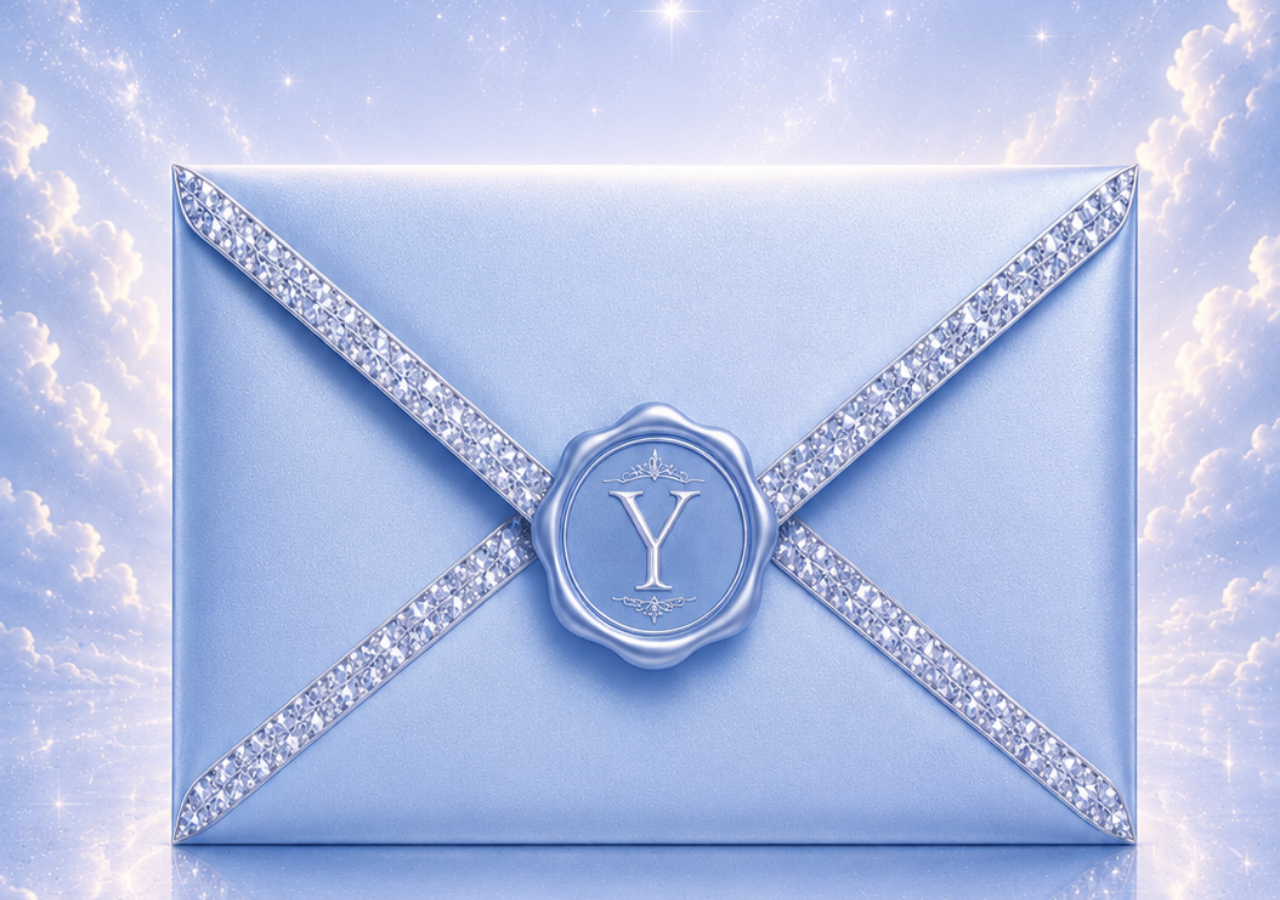
<file: index.html>
<!DOCTYPE html> <html lang="pt-BR"> <head> <meta charset="UTF-8"> <meta name="viewport" content="width=device-width, initial-scale=1.0"> <title>Convite 15 Anos Yasmim</title> <link rel="stylesheet" href="style.css"> </head> <body> <!-- ENVELOPE --> <div id="tela-envelope" class="tela-envelope"> <img src="imagens/file_000000002c34720eb653895a2e8ebbc9.png" class="envelope" onclick="abrirConvite()" alt="Envelope"> </div> <!-- CONVITE --> <div id="tela-convite" class="tela-convite"> <img src="imagens/file_00000000c2f8720e9bc3ba3cec583958.png" class="convite" alt="Convite"> <!-- ÁREAS INVISÍVEIS DOS ÍCONES --> <div class="areas-clique"> <!-- LISTA DE PRESENTES --> <button type="button" class="circulo-presentes" onclick="listaPresentes()" aria-label="Lista de presentes"> </button> <!-- LOCAL --> <button type="button" class="circulo-local" onclick="verLocal()" aria-label="Local"> </button> <!-- CONFIRMAR PRESENÇA --> <button type="button" class="circulo-confirmar" onclick="confirmarPresenca()" aria-label="Confirmar presença"> </button> </div> </div> <script src="script.js"></script> </body> </html>
</file>
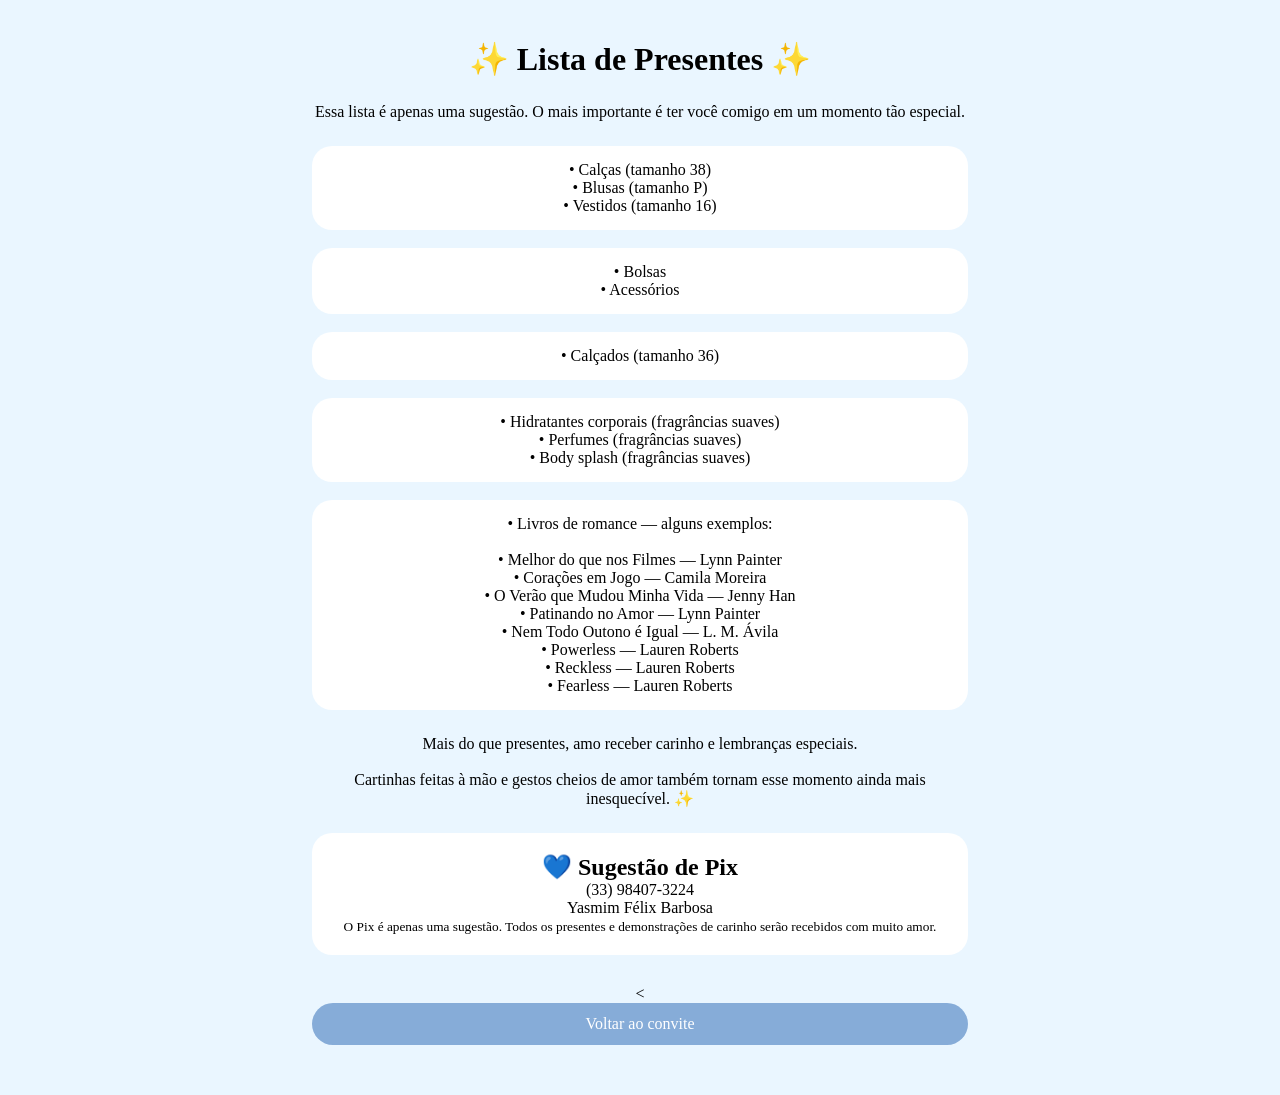
<file: lista-presentes.html>
<!DOCTYPE html> <html lang="pt-BR"> <head> <meta charset="UTF-8"> <meta name="viewport" content="width=device-width, initial-scale=1.0"> <title> Lista de Presentes | Yasmim 15 Anos </title> <link rel="stylesheet" href="style.css"> </head> <body class="pagina-presentes"> <main class="lista"> <h1> ✨ Lista de Presentes ✨ </h1> <p class="frase"> Essa lista é apenas uma sugestão. O mais importante é ter você comigo em um momento tão especial. </p> <section class="categoria"> <p> • Calças (tamanho 38)<br> • Blusas (tamanho P)<br> • Vestidos (tamanho 16) </p> </section> <section class="categoria"> <p> • Bolsas<br> • Acessórios </p> </section> <section class="categoria"> <p> • Calçados (tamanho 36) </p> </section> <section class="categoria"> <p> • Hidratantes corporais (fragrâncias suaves)<br> • Perfumes (fragrâncias suaves)<br> • Body splash (fragrâncias suaves) </p> </section> <section class="categoria"> <p> • Livros de romance — alguns exemplos:<br><br> • Melhor do que nos Filmes — Lynn Painter<br> • Corações em Jogo — Camila Moreira<br> • O Verão que Mudou Minha Vida — Jenny Han<br> • Patinando no Amor — Lynn Painter<br> • Nem Todo Outono é Igual — L. M. Ávila<br> • Powerless — Lauren Roberts<br> • Reckless — Lauren Roberts<br> • Fearless — Lauren Roberts </p> </section> <div class="mensagem-final"> <p> Mais do que presentes, amo receber carinho e lembranças especiais. <br><br> Cartinhas feitas à mão e gestos cheios de amor também tornam esse momento ainda mais inesquecível. ✨ </p> </div> <div class="pix"> <h2> 💙 Sugestão de Pix </h2> <p> (33) 98407-3224 </p> <p> Yasmim Félix Barbosa </p> <small> O Pix é apenas uma sugestão. Todos os presentes e demonstrações de carinho serão recebidos com muito amor. </small> </div> <
                                                                                                                                                                                                                                                                                                                                                                                                                                                                                                                                                                                                                                                                                                                                                                                                                                                                                                                                                                                                                                                                                                                                                                                                                                                                                                                                                                                                                                                                                                                                                                                                                                                                                                                                                                                                                <a href="index.html?aberto=true" class="voltar">
    Voltar ao convite
</a> </a> </main> </body> </html>
</file>
<file: style.css>
/* ========================================== RESET ========================================== */ * { margin: 0; padding: 0; box-sizing: border-box; } /* ========================================== HTML E BODY ========================================== */ html, body { width: 100%; height: 100%; margin: 0; padding: 0; } /* ========================================== PÁGINA DO CONVITE ========================================== */ body { overflow: hidden; background: #000; } /* ========================================== ENVELOPE ========================================== */ .tela-envelope { width: 100vw; height: 100vh; position: fixed; top: 0; left: 0; display: flex; justify-content: center; align-items: center; background: #000; z-index: 100; } .envelope { width: 100vw; height: 100vh; display: block; object-fit: cover; cursor: pointer; -webkit-user-select: none; user-select: none; -webkit-tap-highlight-color: transparent; } .abrindo { animation: abrir 1.5s ease forwards; } @keyframes abrir { 0% { transform: scale(1); filter: brightness(1); opacity: 1; } 50% { transform: scale(1.03); filter: brightness(2); opacity: 1; } 100% { transform: scale(1.15); filter: brightness(2); opacity: 0; } } /* ========================================== CONVITE ========================================== */ .tela-convite { width: 100vw; height: 100vh; position: fixed; top: 0; left: 0; display: flex; justify-content: center; align-items: center; background: #fff; opacity: 0; visibility: hidden; transition: opacity 1.5s ease, visibility 1.5s ease; z-index: 10; } .convite { width: 100vw; height: 100vh; display: block; object-fit: cover; -webkit-user-select: none; user-select: none; pointer-events: none; } /* ========================================== ÁREAS DE CLIQUE ========================================== */ .areas-clique { position: absolute; width: 100%; height: 100%; top: 0; left: 0; z-index: 50; pointer-events: none; } /* ========================================== BOTÕES COMPLETAMENTE INVISÍVEIS ========================================== */ .circulo-presentes, .circulo-local, .circulo-confirmar { position: absolute; width: 65px; height: 65px; padding: 0; margin: 0; display: block; background: transparent !important; background-image: none !important; background-color: transparent !important; border: none !important; border-width: 0 !important; border-style: none !important; border-color: transparent !important; outline: none !important; box-shadow: none !important; appearance: none !important; -webkit-appearance: none !important; opacity: 0 !important; color: transparent !important; font-size: 0; line-height: 0; text-indent: -9999px; overflow: hidden; cursor: pointer; pointer-events: auto; -webkit-tap-highlight-color: transparent; touch-action: manipulation; } /* ========================================== REMOVE QUALQUER EFEITO DO NAVEGADOR ========================================== */ .circulo-presentes:hover, .circulo-presentes:focus, .circulo-presentes:focus-visible, .circulo-presentes:active, .circulo-local:hover, .circulo-local:focus, .circulo-local:focus-visible, .circulo-local:active, .circulo-confirmar:hover, .circulo-confirmar:focus, .circulo-confirmar:focus-visible, .circulo-confirmar:active { background: transparent !important; background-image: none !important; background-color: transparent !important; border: none !important; outline: none !important; box-shadow: none !important; opacity: 0 !important; } /* ========================================== POSIÇÃO — LISTA DE PRESENTES ========================================== */ .circulo-presentes { left: 20.5%; top: 71.9%; } /* ========================================== POSIÇÃO — LOCAL ========================================== */ .circulo-local { left: 45%; top: 71.9%; } /* ========================================== POSIÇÃO — CONFIRMAÇÃO ========================================== */ .circulo-confirmar { left: 70.7%; top: 71.9%; } /* ========================================== PÁGINA DE PRESENTES ========================================== */ .pagina-presentes { width: 100%; min-height: 100vh; height: auto; overflow-x: hidden; overflow-y: auto; background: #eaf6ff; padding: 0; } /* ========================================== CONTAINER DA LISTA ========================================== */ .pagina-presentes .lista { width: 100%; max-width: 700px; min-height: 100vh; margin: 0 auto; padding: 40px 22px 50px; text-align: center; } /* ========================================== TÍTULO ========================================== */ .pagina-presentes .lista h1 { margin: 0 0 25px; } /* ========================================== FRASE ========================================== */ .pagina-presentes .frase { margin-bottom: 25px; } /* ========================================== ITENS DA LISTA ========================================== */ .pagina-presentes .categoria { width: 100%; background: #fff; border-radius: 20px; padding: 15px; margin-bottom: 18px; } /* ========================================== MENSAGEM FINAL ========================================== */ .pagina-presentes .mensagem-final { width: 100%; margin-top: 25px; } /* ========================================== PIX ========================================== */ .pagina-presentes .pix { width: 100%; background: #fff; border-radius: 20px; padding: 20px; margin-top: 25px; margin-bottom: 30px; } /* ========================================== BOTÃO VOLTAR ========================================== */ .pagina-presentes .voltar { display: block; width: auto; min-width: 180px; margin: 0 auto; padding: 12px 25px; border-radius: 30px; background: #86acd8; color: #fff; text-decoration: none; text-align: center; } /* ========================================== ROLAGEM DA LISTA ========================================== */ html:has(.pagina-presentes), body.pagina-presentes { width: 100%; height: auto; min-height: 100%; overflow-x: hidden; overflow-y: auto; }
</file>
